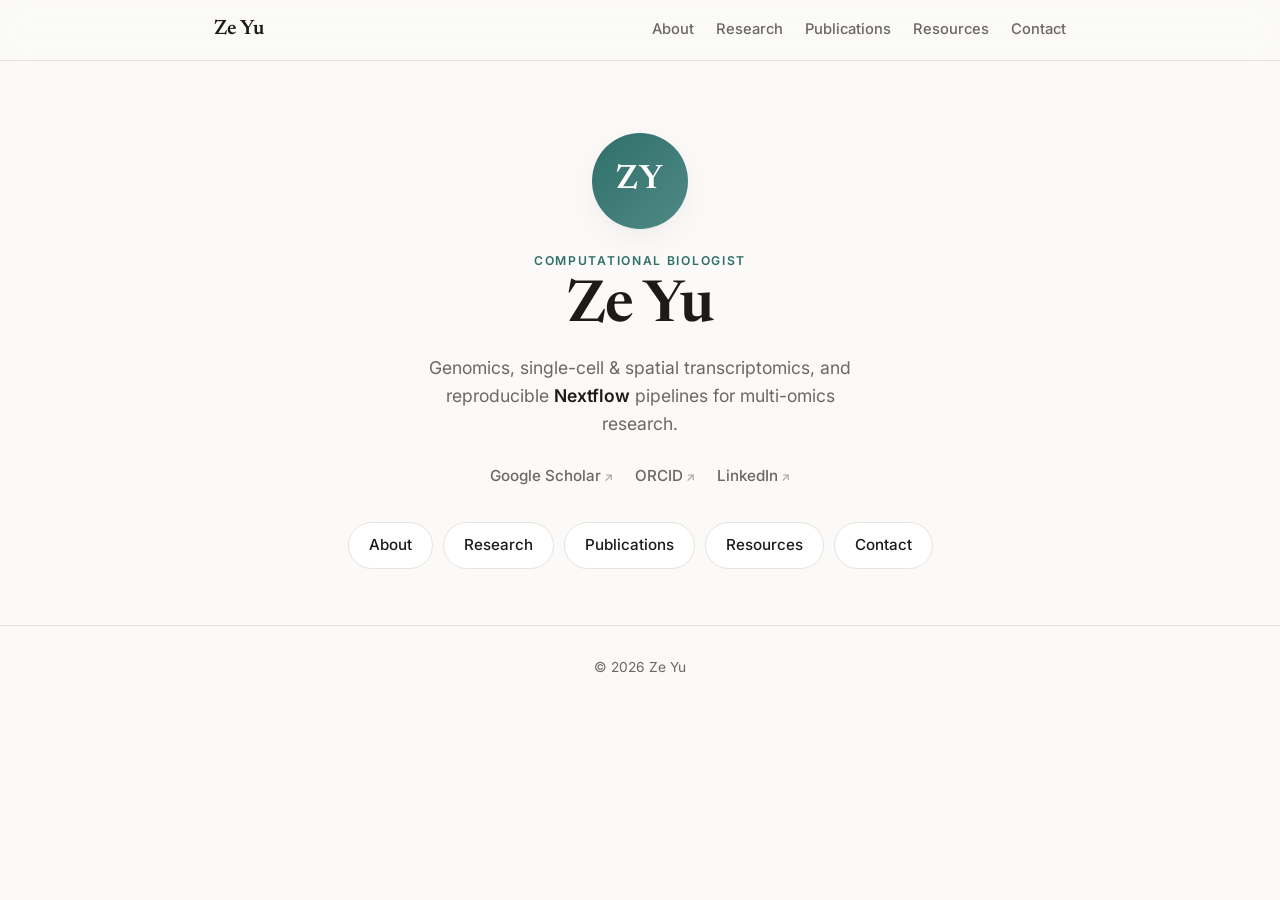
<file: index.html>
<!DOCTYPE html>
<html lang="en">
<head>
  <meta charset="UTF-8" />
  <meta name="viewport" content="width=device-width, initial-scale=1.0" />
  <title>Ze Yu — Computational Biologist</title>
  <meta name="description" content="Ze Yu — Computational Biologist. Genomics, single-cell & spatial transcriptomics, and reproducible Nextflow pipelines." />
  <meta property="og:title" content="Ze Yu — Computational Biologist" />
  <meta property="og:description" content="Genomics, single-cell & spatial transcriptomics, and reproducible Nextflow pipelines." />
  <meta property="og:type" content="website" />
  <link rel="preconnect" href="https://fonts.googleapis.com" />
  <link rel="preconnect" href="https://fonts.gstatic.com" crossorigin />
  <link href="https://fonts.googleapis.com/css2?family=Newsreader:opsz,wght@6..72,400;6..72,500;6..72,600&family=Inter:wght@400;500;600&display=swap" rel="stylesheet" />
  <link rel="stylesheet" href="styles.css" />
  <link rel="icon" href="data:image/svg+xml,%3Csvg xmlns='http://www.w3.org/2000/svg' viewBox='0 0 100 100'%3E%3Ctext y='.9em' font-size='90'%3E%F0%9F%A7%AC%3C/text%3E%3C/svg%3E" />
</head>
<body>
  <header class="site-header">
    <nav class="nav container">
      <a href="index.html" class="brand">Ze&nbsp;Yu</a>
      <div class="nav-links">
        <a href="about.html">About</a>
        <a href="research.html">Research</a>
        <a href="publications.html">Publications</a>
        <a href="resources.html">Resources</a>
        <a href="contact.html">Contact</a>
      </div>
    </nav>
  </header>

  <main id="top">
    <section class="hero container">
      <div class="avatar" aria-hidden="true">ZY</div>
      <p class="eyebrow">Computational Biologist</p>
      <h1>Ze Yu</h1>
      <p class="tagline">
        Genomics, single-cell &amp; spatial transcriptomics, and reproducible
        <strong>Nextflow</strong> pipelines for multi-omics research.
      </p>
      <div class="hero-links">
        <a href="https://scholar.google.com/citations?user=RxsNe5QAAAAJ&hl=en" target="_blank" rel="noopener">Google Scholar</a>
        <a href="https://orcid.org/0000-0002-0583-1351" target="_blank" rel="noopener">ORCID</a>
        <a href="https://www.linkedin.com/in/ze-yu-9024b215b" target="_blank" rel="noopener">LinkedIn</a>
      </div>
      <nav class="hero-tabs" aria-label="Sections">
        <a href="about.html">About</a>
        <a href="research.html">Research</a>
        <a href="publications.html">Publications</a>
        <a href="resources.html">Resources</a>
        <a href="contact.html">Contact</a>
      </nav>
    </section>
  </main>

  <footer class="site-footer">
    <div class="container">© <span id="year">2026</span> Ze Yu</div>
  </footer>

  <script src="script.js"></script>
</body>
</html>
</file>
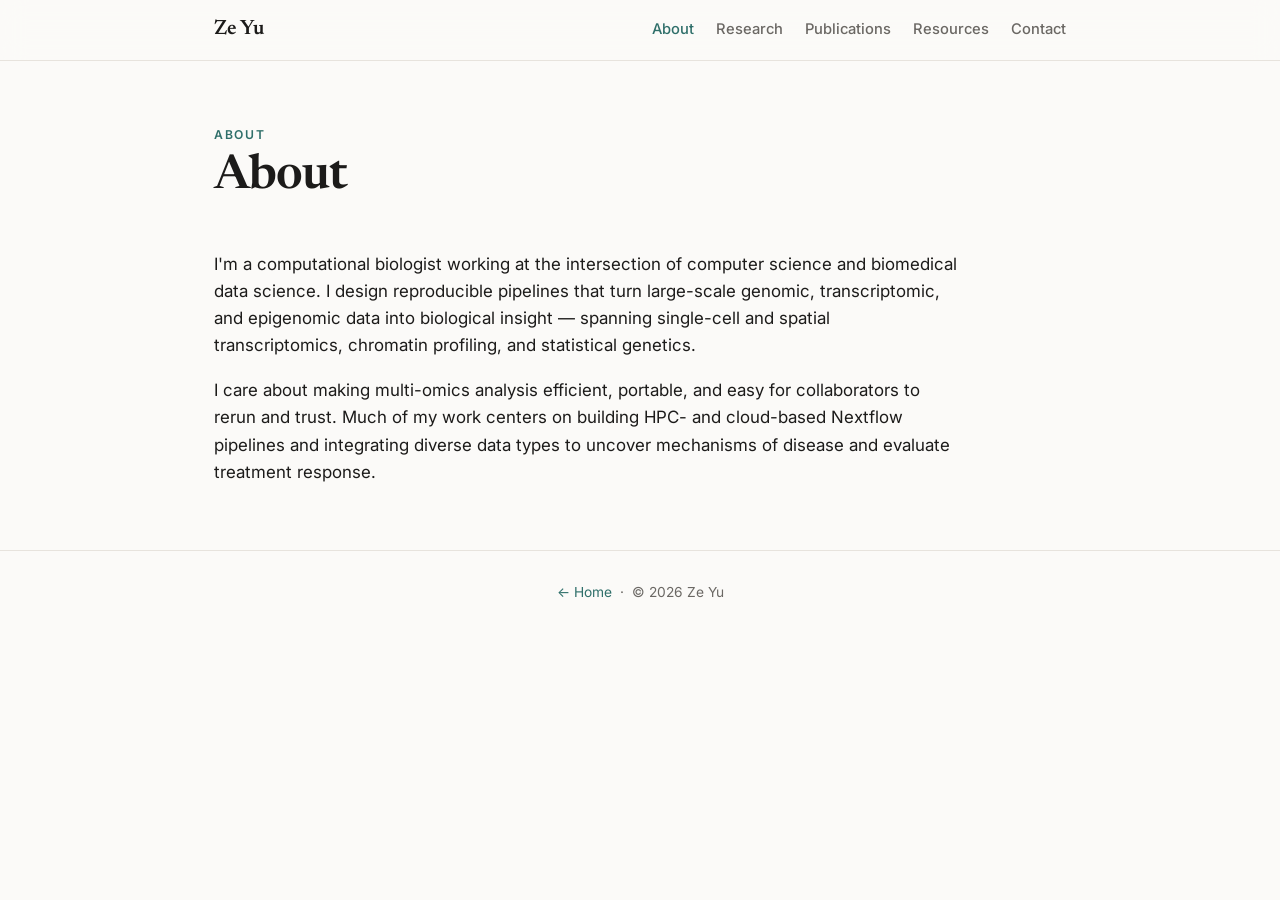
<file: about.html>
<!DOCTYPE html>
<html lang="en">
<head>
  <meta charset="UTF-8" />
  <meta name="viewport" content="width=device-width, initial-scale=1.0" />
  <title>About — Ze Yu</title>
  <meta name="description" content="About Ze Yu — computational biologist working in genomics and multi-omics." />
  <link rel="preconnect" href="https://fonts.googleapis.com" />
  <link rel="preconnect" href="https://fonts.gstatic.com" crossorigin />
  <link href="https://fonts.googleapis.com/css2?family=Newsreader:opsz,wght@6..72,400;6..72,500;6..72,600&family=Inter:wght@400;500;600&display=swap" rel="stylesheet" />
  <link rel="stylesheet" href="styles.css" />
  <link rel="icon" href="data:image/svg+xml,%3Csvg xmlns='http://www.w3.org/2000/svg' viewBox='0 0 100 100'%3E%3Ctext y='.9em' font-size='90'%3E%F0%9F%A7%AC%3C/text%3E%3C/svg%3E" />
</head>
<body>
  <header class="site-header">
    <nav class="nav container">
      <a href="index.html" class="brand">Ze&nbsp;Yu</a>
      <div class="nav-links">
        <a href="about.html" class="is-current" aria-current="page">About</a>
        <a href="research.html">Research</a>
        <a href="publications.html">Publications</a>
        <a href="resources.html">Resources</a>
        <a href="contact.html">Contact</a>
      </div>
    </nav>
  </header>

  <main id="top">
    <section class="container page-head">
      <p class="eyebrow">About</p>
      <h1>About</h1>
    </section>
    <section class="container page-body">
      <p class="prose">
        I'm a computational biologist working at the intersection of computer
        science and biomedical data science. I design reproducible pipelines
        that turn large-scale genomic, transcriptomic, and epigenomic data into
        biological insight — spanning single-cell and spatial transcriptomics,
        chromatin profiling, and statistical genetics.
      </p>
      <p class="prose">
        I care about making multi-omics analysis efficient, portable, and easy
        for collaborators to rerun and trust. Much of my work centers on
        building HPC- and cloud-based Nextflow pipelines and integrating diverse
        data types to uncover mechanisms of disease and evaluate treatment
        response.
      </p>
    </section>
  </main>

  <footer class="site-footer">
    <div class="container"><a href="index.html">← Home</a> &nbsp;·&nbsp; © <span id="year">2026</span> Ze Yu</div>
  </footer>

  <script src="script.js"></script>
</body>
</html>
</file>
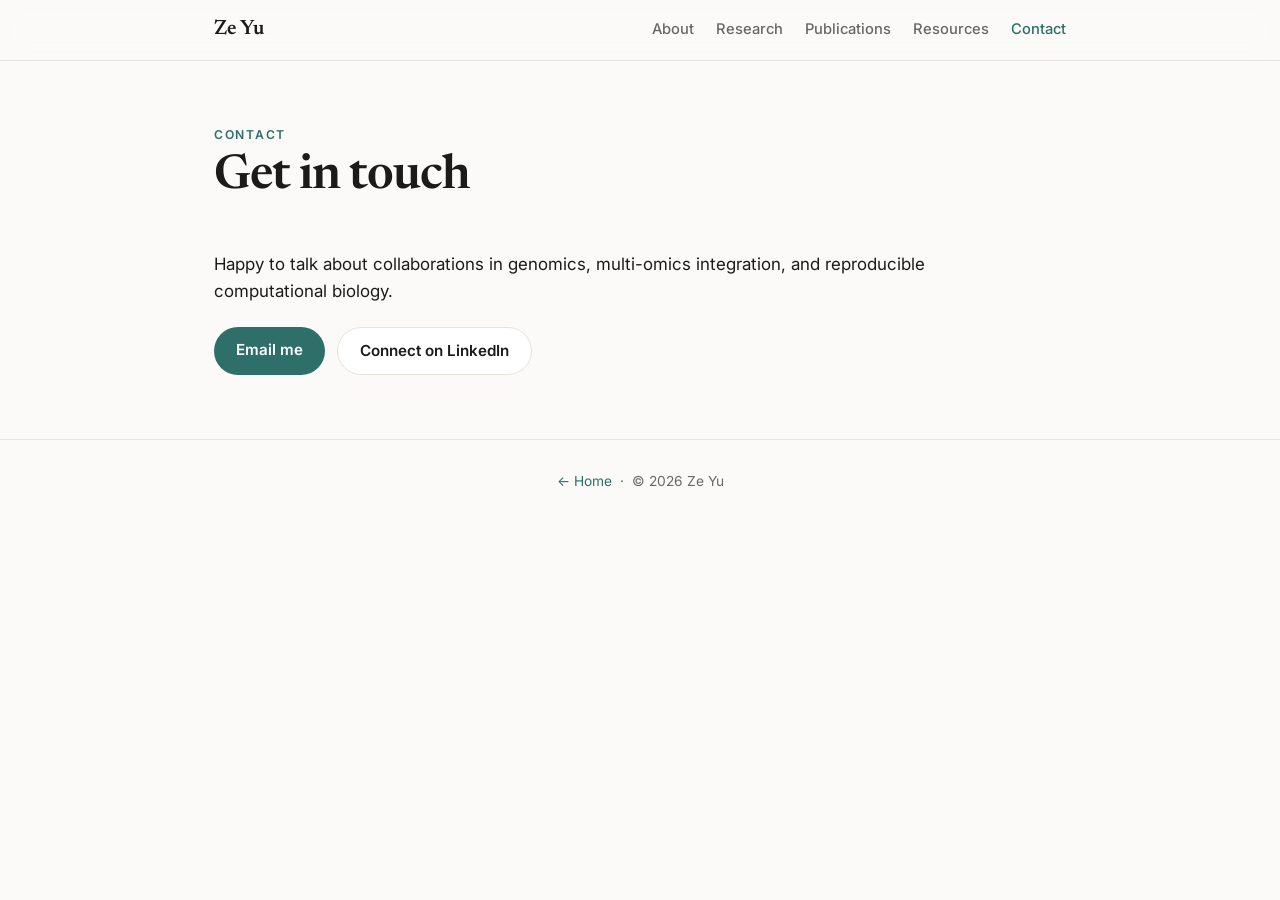
<file: contact.html>
<!DOCTYPE html>
<html lang="en">
<head>
  <meta charset="UTF-8" />
  <meta name="viewport" content="width=device-width, initial-scale=1.0" />
  <title>Contact — Ze Yu</title>
  <meta name="description" content="Get in touch with Ze Yu by email or LinkedIn." />
  <link rel="preconnect" href="https://fonts.googleapis.com" />
  <link rel="preconnect" href="https://fonts.gstatic.com" crossorigin />
  <link href="https://fonts.googleapis.com/css2?family=Newsreader:opsz,wght@6..72,400;6..72,500;6..72,600&family=Inter:wght@400;500;600&display=swap" rel="stylesheet" />
  <link rel="stylesheet" href="styles.css" />
  <link rel="icon" href="data:image/svg+xml,%3Csvg xmlns='http://www.w3.org/2000/svg' viewBox='0 0 100 100'%3E%3Ctext y='.9em' font-size='90'%3E%F0%9F%A7%AC%3C/text%3E%3C/svg%3E" />
</head>
<body>
  <header class="site-header">
    <nav class="nav container">
      <a href="index.html" class="brand">Ze&nbsp;Yu</a>
      <div class="nav-links">
        <a href="about.html">About</a>
        <a href="research.html">Research</a>
        <a href="publications.html">Publications</a>
        <a href="resources.html">Resources</a>
        <a href="contact.html" class="is-current" aria-current="page">Contact</a>
      </div>
    </nav>
  </header>

  <main id="top">
    <section class="container page-head">
      <p class="eyebrow">Contact</p>
      <h1>Get in touch</h1>
    </section>
    <section class="container page-body">
      <p class="prose">
        Happy to talk about collaborations in genomics, multi-omics integration,
        and reproducible computational biology.
      </p>
      <div class="contact-links">
        <a class="btn btn-primary" href="mailto:ze.yu@utsouthwestern.edu">Email me</a>
        <a class="btn btn-ghost" href="https://www.linkedin.com/in/ze-yu-9024b215b" target="_blank" rel="noopener">Connect on LinkedIn</a>
      </div>
    </section>
  </main>

  <footer class="site-footer">
    <div class="container"><a href="index.html">← Home</a> &nbsp;·&nbsp; © <span id="year">2026</span> Ze Yu</div>
  </footer>

  <script src="script.js"></script>
</body>
</html>
</file>
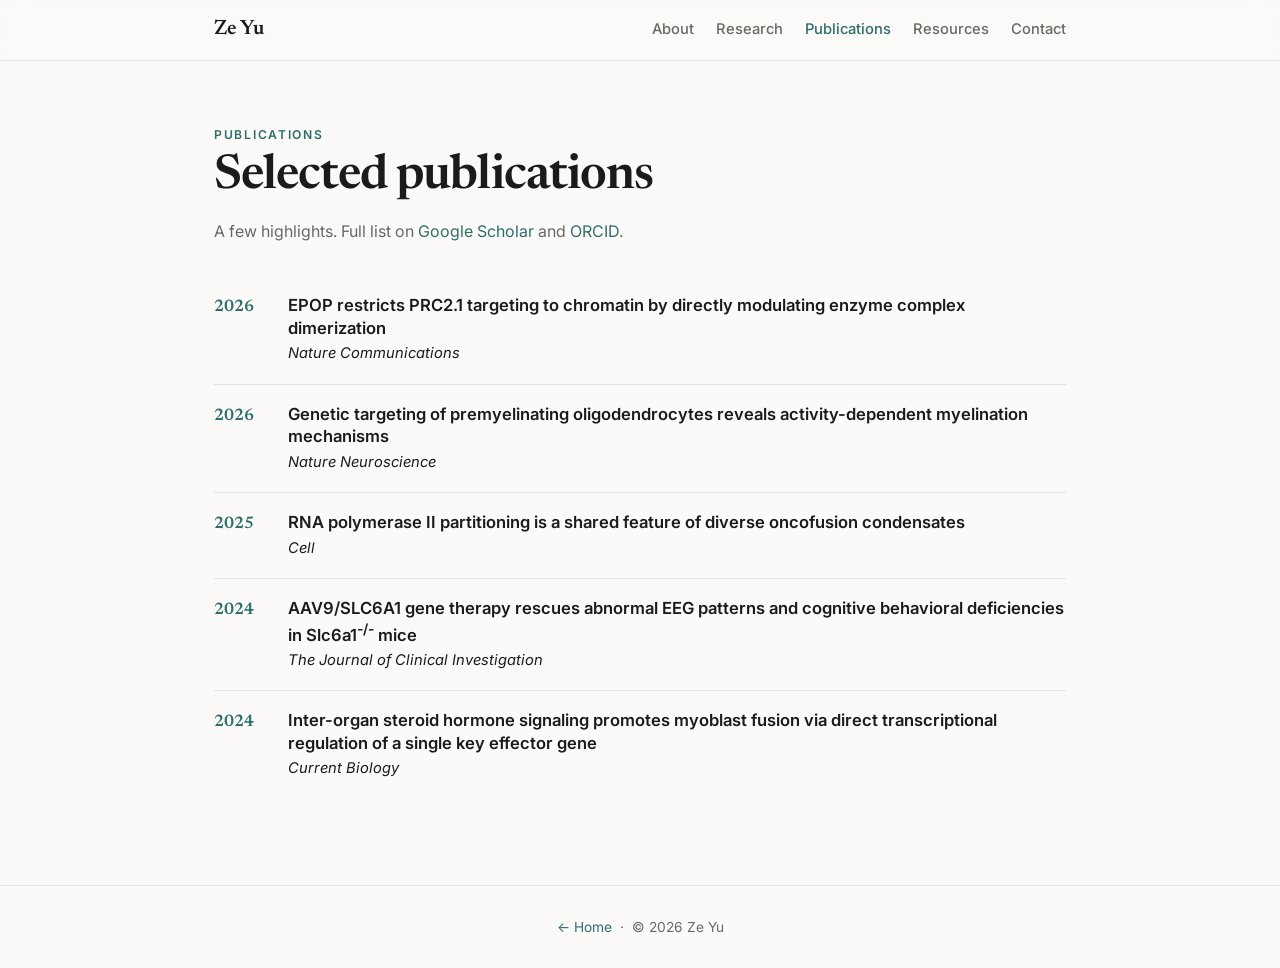
<file: publications.html>
<!DOCTYPE html>
<html lang="en">
<head>
  <meta charset="UTF-8" />
  <meta name="viewport" content="width=device-width, initial-scale=1.0" />
  <title>Publications — Ze Yu</title>
  <meta name="description" content="Selected publications by Ze Yu, with links to the full list on Google Scholar and ORCID." />
  <link rel="preconnect" href="https://fonts.googleapis.com" />
  <link rel="preconnect" href="https://fonts.gstatic.com" crossorigin />
  <link href="https://fonts.googleapis.com/css2?family=Newsreader:opsz,wght@6..72,400;6..72,500;6..72,600&family=Inter:wght@400;500;600&display=swap" rel="stylesheet" />
  <link rel="stylesheet" href="styles.css" />
  <link rel="icon" href="data:image/svg+xml,%3Csvg xmlns='http://www.w3.org/2000/svg' viewBox='0 0 100 100'%3E%3Ctext y='.9em' font-size='90'%3E%F0%9F%A7%AC%3C/text%3E%3C/svg%3E" />
</head>
<body>
  <header class="site-header">
    <nav class="nav container">
      <a href="index.html" class="brand">Ze&nbsp;Yu</a>
      <div class="nav-links">
        <a href="about.html">About</a>
        <a href="research.html">Research</a>
        <a href="publications.html" class="is-current" aria-current="page">Publications</a>
        <a href="resources.html">Resources</a>
        <a href="contact.html">Contact</a>
      </div>
    </nav>
  </header>

  <main id="top">
    <section class="container page-head">
      <p class="eyebrow">Publications</p>
      <h1>Selected publications</h1>
      <p class="prose muted">
        A few highlights. Full list on
        <a href="https://scholar.google.com/citations?user=RxsNe5QAAAAJ&hl=en" target="_blank" rel="noopener">Google Scholar</a>
        and <a href="https://orcid.org/0000-0002-0583-1351" target="_blank" rel="noopener">ORCID</a>.
      </p>
    </section>
    <section class="container page-body">
      <ul class="pub-list">
        <li class="pub">
          <span class="pub-year">2026</span>
          <div>
            <p class="pub-title">EPOP restricts PRC2.1 targeting to chromatin by directly modulating enzyme complex dimerization</p>
            <p class="pub-venue"><em>Nature Communications</em></p>
          </div>
        </li>
        <li class="pub">
          <span class="pub-year">2026</span>
          <div>
            <p class="pub-title">Genetic targeting of premyelinating oligodendrocytes reveals activity-dependent myelination mechanisms</p>
            <p class="pub-venue"><em>Nature Neuroscience</em></p>
          </div>
        </li>
        <li class="pub">
          <span class="pub-year">2025</span>
          <div>
            <p class="pub-title">RNA polymerase II partitioning is a shared feature of diverse oncofusion condensates</p>
            <p class="pub-venue"><em>Cell</em></p>
          </div>
        </li>
        <li class="pub">
          <span class="pub-year">2024</span>
          <div>
            <p class="pub-title">AAV9/SLC6A1 gene therapy rescues abnormal EEG patterns and cognitive behavioral deficiencies in Slc6a1<sup>-/-</sup> mice</p>
            <p class="pub-venue"><em>The Journal of Clinical Investigation</em></p>
          </div>
        </li>
        <li class="pub">
          <span class="pub-year">2024</span>
          <div>
            <p class="pub-title">Inter-organ steroid hormone signaling promotes myoblast fusion via direct transcriptional regulation of a single key effector gene</p>
            <p class="pub-venue"><em>Current Biology</em></p>
          </div>
        </li>
      </ul>
    </section>
  </main>

  <footer class="site-footer">
    <div class="container"><a href="index.html">← Home</a> &nbsp;·&nbsp; © <span id="year">2026</span> Ze Yu</div>
  </footer>

  <script src="script.js"></script>
</body>
</html>
</file>
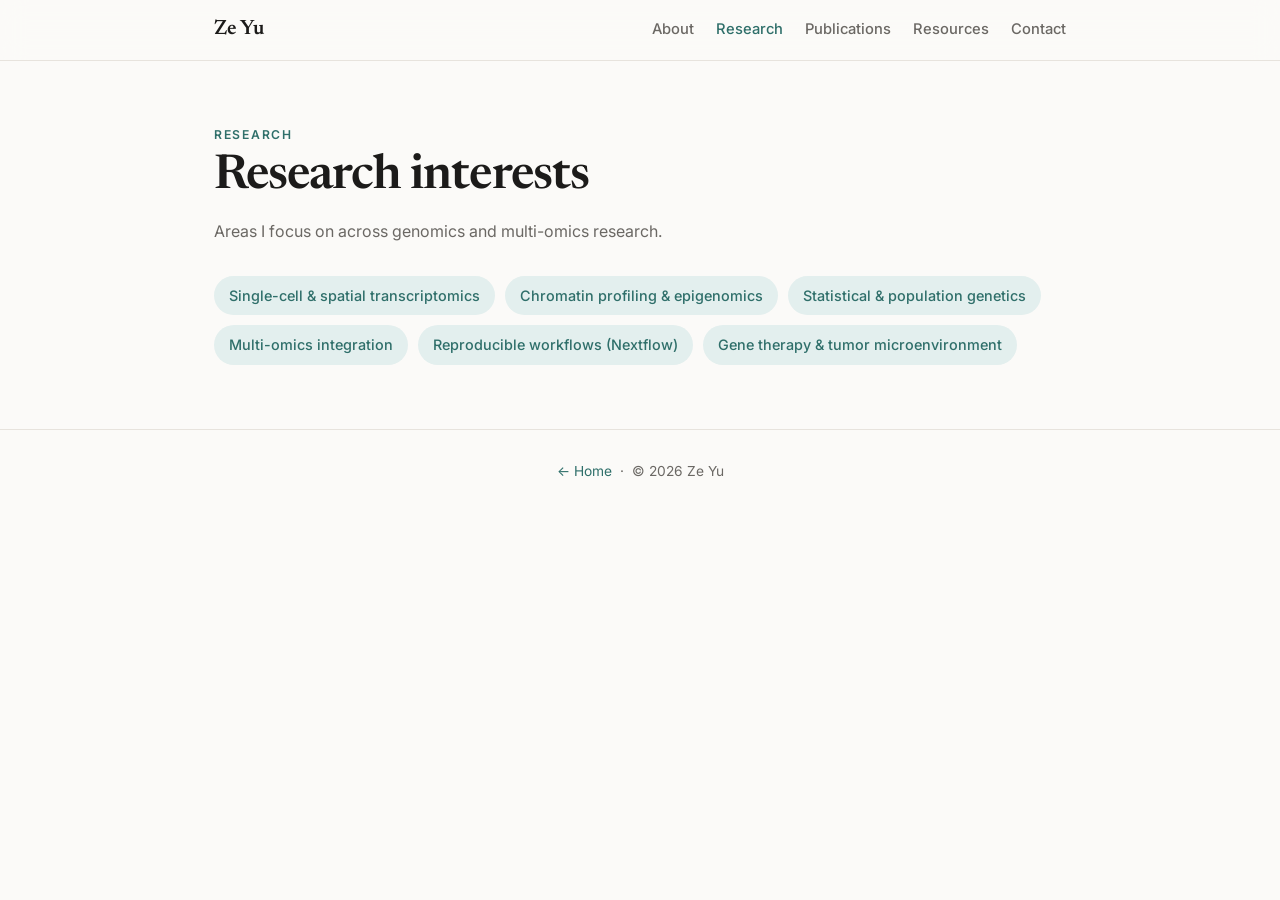
<file: research.html>
<!DOCTYPE html>
<html lang="en">
<head>
  <meta charset="UTF-8" />
  <meta name="viewport" content="width=device-width, initial-scale=1.0" />
  <title>Research — Ze Yu</title>
  <meta name="description" content="Research interests of Ze Yu — single-cell & spatial transcriptomics, epigenomics, and statistical genetics." />
  <link rel="preconnect" href="https://fonts.googleapis.com" />
  <link rel="preconnect" href="https://fonts.gstatic.com" crossorigin />
  <link href="https://fonts.googleapis.com/css2?family=Newsreader:opsz,wght@6..72,400;6..72,500;6..72,600&family=Inter:wght@400;500;600&display=swap" rel="stylesheet" />
  <link rel="stylesheet" href="styles.css" />
  <link rel="icon" href="data:image/svg+xml,%3Csvg xmlns='http://www.w3.org/2000/svg' viewBox='0 0 100 100'%3E%3Ctext y='.9em' font-size='90'%3E%F0%9F%A7%AC%3C/text%3E%3C/svg%3E" />
</head>
<body>
  <header class="site-header">
    <nav class="nav container">
      <a href="index.html" class="brand">Ze&nbsp;Yu</a>
      <div class="nav-links">
        <a href="about.html">About</a>
        <a href="research.html" class="is-current" aria-current="page">Research</a>
        <a href="publications.html">Publications</a>
        <a href="resources.html">Resources</a>
        <a href="contact.html">Contact</a>
      </div>
    </nav>
  </header>

  <main id="top">
    <section class="container page-head">
      <p class="eyebrow">Research</p>
      <h1>Research interests</h1>
      <p class="prose muted">Areas I focus on across genomics and multi-omics research.</p>
    </section>
    <section class="container page-body">
      <ul class="tags">
        <li>Single-cell &amp; spatial transcriptomics</li>
        <li>Chromatin profiling &amp; epigenomics</li>
        <li>Statistical &amp; population genetics</li>
        <li>Multi-omics integration</li>
        <li>Reproducible workflows (Nextflow)</li>
        <li>Gene therapy &amp; tumor microenvironment</li>
      </ul>
    </section>
  </main>

  <footer class="site-footer">
    <div class="container"><a href="index.html">← Home</a> &nbsp;·&nbsp; © <span id="year">2026</span> Ze Yu</div>
  </footer>

  <script src="script.js"></script>
</body>
</html>
</file>
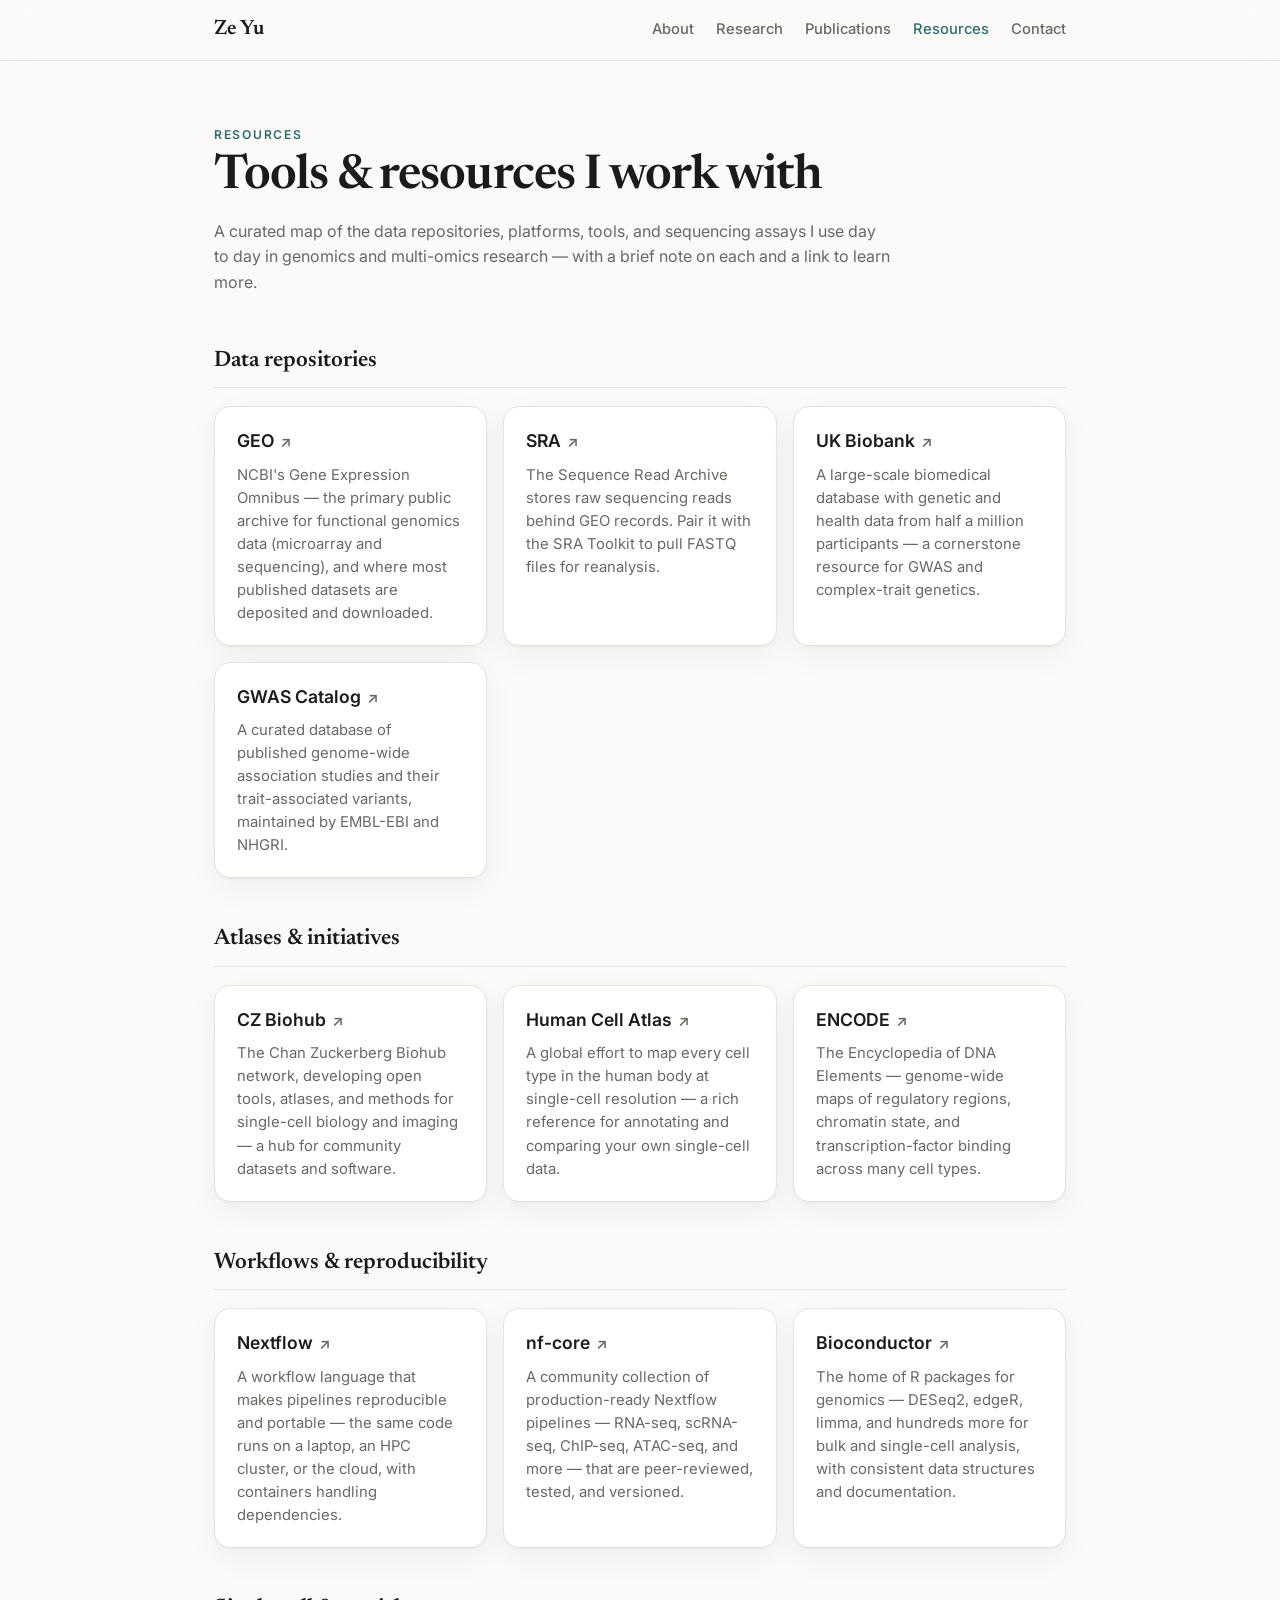
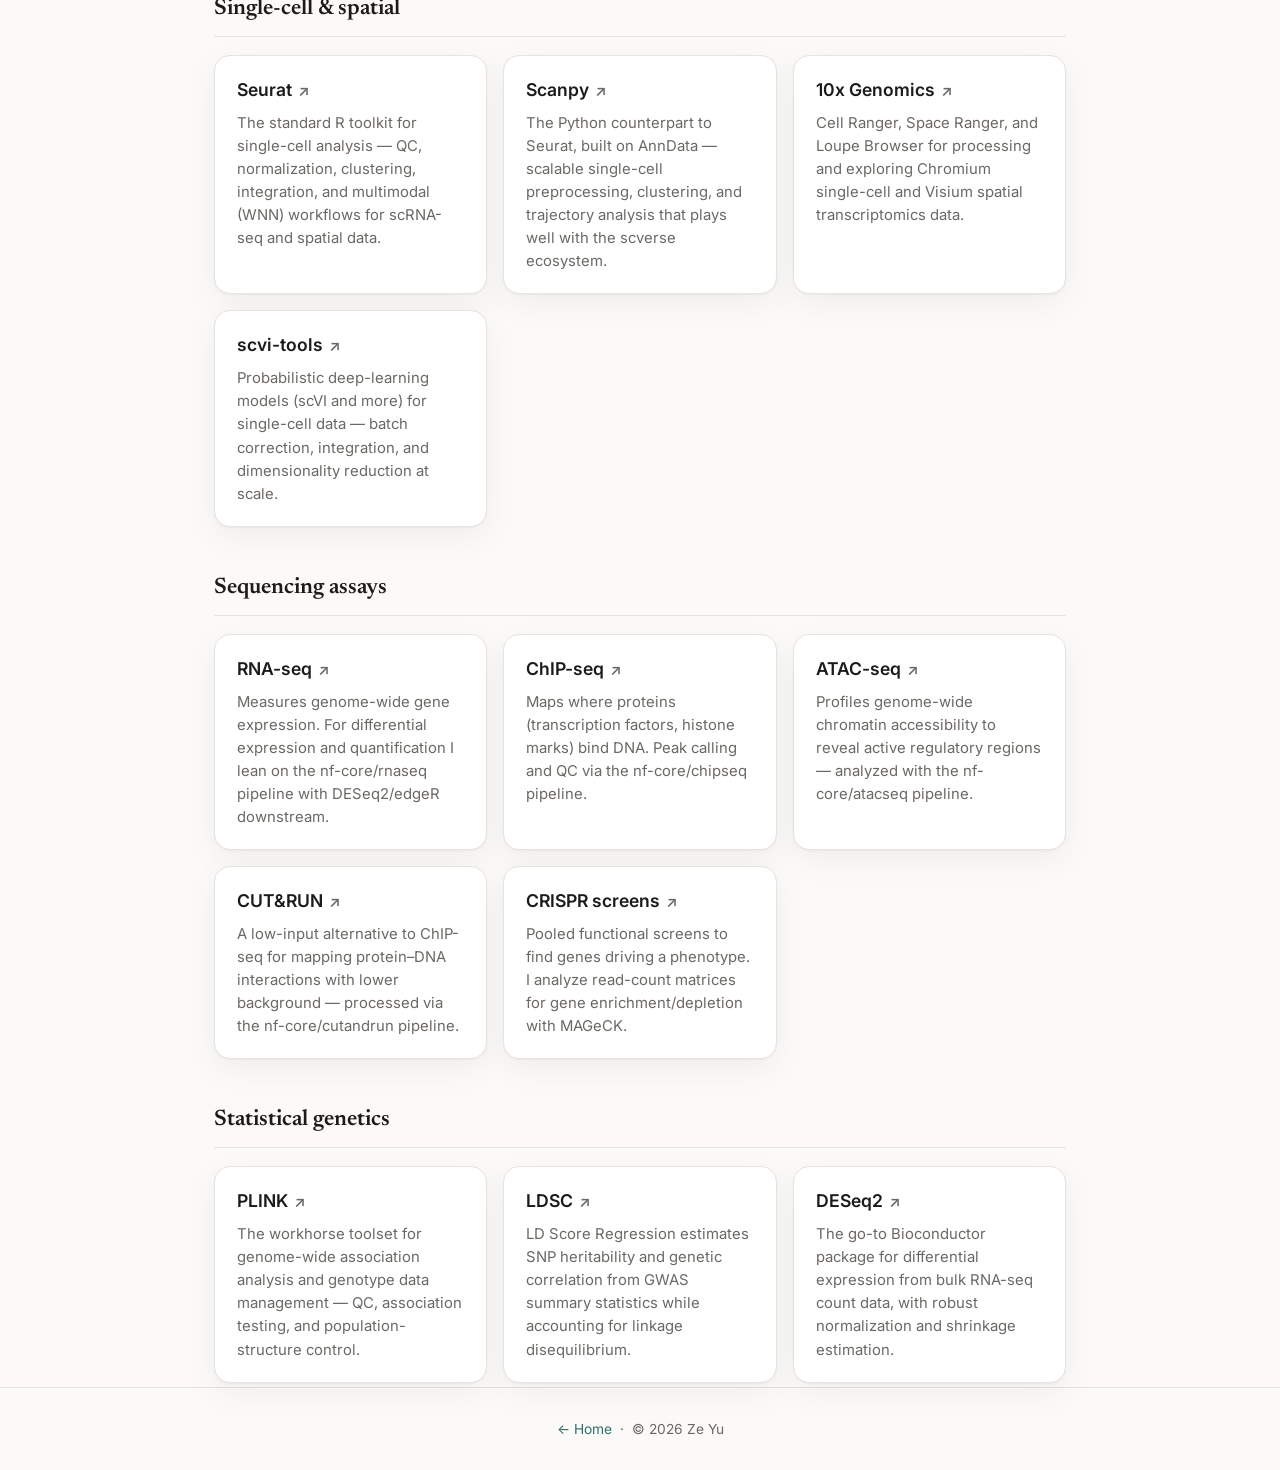
<file: resources.html>
<!DOCTYPE html>
<html lang="en">
<head>
  <meta charset="UTF-8" />
  <meta name="viewport" content="width=device-width, initial-scale=1.0" />
  <title>Resources — Ze Yu</title>
  <meta name="description" content="Curated genomics resources Ze Yu works with — data repositories, atlases, workflows, single-cell tools, sequencing assays, and statistical genetics." />
  <link rel="preconnect" href="https://fonts.googleapis.com" />
  <link rel="preconnect" href="https://fonts.gstatic.com" crossorigin />
  <link href="https://fonts.googleapis.com/css2?family=Newsreader:opsz,wght@6..72,400;6..72,500;6..72,600&family=Inter:wght@400;500;600&display=swap" rel="stylesheet" />
  <link rel="stylesheet" href="styles.css" />
  <link rel="icon" href="data:image/svg+xml,%3Csvg xmlns='http://www.w3.org/2000/svg' viewBox='0 0 100 100'%3E%3Ctext y='.9em' font-size='90'%3E%F0%9F%A7%AC%3C/text%3E%3C/svg%3E" />
</head>
<body>
  <header class="site-header">
    <nav class="nav container">
      <a href="index.html" class="brand">Ze&nbsp;Yu</a>
      <div class="nav-links">
        <a href="about.html">About</a>
        <a href="research.html">Research</a>
        <a href="publications.html">Publications</a>
        <a href="resources.html" class="is-current" aria-current="page">Resources</a>
        <a href="contact.html">Contact</a>
      </div>
    </nav>
  </header>

  <main id="top">
    <section class="container page-head">
      <p class="eyebrow">Resources</p>
      <h1>Tools &amp; resources I work with</h1>
      <p class="prose muted">
        A curated map of the data repositories, platforms, tools, and sequencing
        assays I use day to day in genomics and multi-omics research — with a
        brief note on each and a link to learn more.
      </p>
    </section>

    <!-- DATA REPOSITORIES -->
    <section class="container res-cat">
      <h2 class="cat-title">Data repositories</h2>
      <div class="resource-grid">
        <a class="resource" href="https://www.ncbi.nlm.nih.gov/geo/" target="_blank" rel="noopener">
          <h3>GEO <span class="ext">↗</span></h3>
          <p>NCBI's Gene Expression Omnibus — the primary public archive for functional genomics data (microarray and sequencing), and where most published datasets are deposited and downloaded.</p>
        </a>
        <a class="resource" href="https://www.ncbi.nlm.nih.gov/sra" target="_blank" rel="noopener">
          <h3>SRA <span class="ext">↗</span></h3>
          <p>The Sequence Read Archive stores raw sequencing reads behind GEO records. Pair it with the SRA Toolkit to pull FASTQ files for reanalysis.</p>
        </a>
        <a class="resource" href="https://www.ukbiobank.ac.uk/" target="_blank" rel="noopener">
          <h3>UK Biobank <span class="ext">↗</span></h3>
          <p>A large-scale biomedical database with genetic and health data from half a million participants — a cornerstone resource for GWAS and complex-trait genetics.</p>
        </a>
        <a class="resource" href="https://www.ebi.ac.uk/gwas/" target="_blank" rel="noopener">
          <h3>GWAS Catalog <span class="ext">↗</span></h3>
          <p>A curated database of published genome-wide association studies and their trait-associated variants, maintained by EMBL-EBI and NHGRI.</p>
        </a>
      </div>
    </section>

    <!-- ATLASES & INITIATIVES -->
    <section class="container res-cat">
      <h2 class="cat-title">Atlases &amp; initiatives</h2>
      <div class="resource-grid">
        <a class="resource" href="https://www.czbiohub.org/" target="_blank" rel="noopener">
          <h3>CZ Biohub <span class="ext">↗</span></h3>
          <p>The Chan Zuckerberg Biohub network, developing open tools, atlases, and methods for single-cell biology and imaging — a hub for community datasets and software.</p>
        </a>
        <a class="resource" href="https://www.humancellatlas.org/" target="_blank" rel="noopener">
          <h3>Human Cell Atlas <span class="ext">↗</span></h3>
          <p>A global effort to map every cell type in the human body at single-cell resolution — a rich reference for annotating and comparing your own single-cell data.</p>
        </a>
        <a class="resource" href="https://www.encodeproject.org/" target="_blank" rel="noopener">
          <h3>ENCODE <span class="ext">↗</span></h3>
          <p>The Encyclopedia of DNA Elements — genome-wide maps of regulatory regions, chromatin state, and transcription-factor binding across many cell types.</p>
        </a>
      </div>
    </section>

    <!-- WORKFLOWS -->
    <section class="container res-cat">
      <h2 class="cat-title">Workflows &amp; reproducibility</h2>
      <div class="resource-grid">
        <a class="resource" href="https://www.nextflow.io/" target="_blank" rel="noopener">
          <h3>Nextflow <span class="ext">↗</span></h3>
          <p>A workflow language that makes pipelines reproducible and portable — the same code runs on a laptop, an HPC cluster, or the cloud, with containers handling dependencies.</p>
        </a>
        <a class="resource" href="https://nf-co.re/" target="_blank" rel="noopener">
          <h3>nf-core <span class="ext">↗</span></h3>
          <p>A community collection of production-ready Nextflow pipelines — RNA-seq, scRNA-seq, ChIP-seq, ATAC-seq, and more — that are peer-reviewed, tested, and versioned.</p>
        </a>
        <a class="resource" href="https://bioconductor.org/" target="_blank" rel="noopener">
          <h3>Bioconductor <span class="ext">↗</span></h3>
          <p>The home of R packages for genomics — DESeq2, edgeR, limma, and hundreds more for bulk and single-cell analysis, with consistent data structures and documentation.</p>
        </a>
      </div>
    </section>

    <!-- SINGLE-CELL & SPATIAL -->
    <section class="container res-cat">
      <h2 class="cat-title">Single-cell &amp; spatial</h2>
      <div class="resource-grid">
        <a class="resource" href="https://satijalab.org/seurat/" target="_blank" rel="noopener">
          <h3>Seurat <span class="ext">↗</span></h3>
          <p>The standard R toolkit for single-cell analysis — QC, normalization, clustering, integration, and multimodal (WNN) workflows for scRNA-seq and spatial data.</p>
        </a>
        <a class="resource" href="https://scanpy.readthedocs.io/" target="_blank" rel="noopener">
          <h3>Scanpy <span class="ext">↗</span></h3>
          <p>The Python counterpart to Seurat, built on AnnData — scalable single-cell preprocessing, clustering, and trajectory analysis that plays well with the scverse ecosystem.</p>
        </a>
        <a class="resource" href="https://www.10xgenomics.com/support" target="_blank" rel="noopener">
          <h3>10x Genomics <span class="ext">↗</span></h3>
          <p>Cell Ranger, Space Ranger, and Loupe Browser for processing and exploring Chromium single-cell and Visium spatial transcriptomics data.</p>
        </a>
        <a class="resource" href="https://scvi-tools.org/" target="_blank" rel="noopener">
          <h3>scvi-tools <span class="ext">↗</span></h3>
          <p>Probabilistic deep-learning models (scVI and more) for single-cell data — batch correction, integration, and dimensionality reduction at scale.</p>
        </a>
      </div>
    </section>

    <!-- SEQUENCING ASSAYS -->
    <section class="container res-cat">
      <h2 class="cat-title">Sequencing assays</h2>
      <div class="resource-grid">
        <a class="resource" href="https://nf-co.re/rnaseq" target="_blank" rel="noopener">
          <h3>RNA-seq <span class="ext">↗</span></h3>
          <p>Measures genome-wide gene expression. For differential expression and quantification I lean on the nf-core/rnaseq pipeline with DESeq2/edgeR downstream.</p>
        </a>
        <a class="resource" href="https://nf-co.re/chipseq" target="_blank" rel="noopener">
          <h3>ChIP-seq <span class="ext">↗</span></h3>
          <p>Maps where proteins (transcription factors, histone marks) bind DNA. Peak calling and QC via the nf-core/chipseq pipeline.</p>
        </a>
        <a class="resource" href="https://nf-co.re/atacseq" target="_blank" rel="noopener">
          <h3>ATAC-seq <span class="ext">↗</span></h3>
          <p>Profiles genome-wide chromatin accessibility to reveal active regulatory regions — analyzed with the nf-core/atacseq pipeline.</p>
        </a>
        <a class="resource" href="https://nf-co.re/cutandrun" target="_blank" rel="noopener">
          <h3>CUT&amp;RUN <span class="ext">↗</span></h3>
          <p>A low-input alternative to ChIP-seq for mapping protein–DNA interactions with lower background — processed via the nf-core/cutandrun pipeline.</p>
        </a>
        <a class="resource" href="https://sourceforge.net/p/mageck/wiki/Home/" target="_blank" rel="noopener">
          <h3>CRISPR screens <span class="ext">↗</span></h3>
          <p>Pooled functional screens to find genes driving a phenotype. I analyze read-count matrices for gene enrichment/depletion with MAGeCK.</p>
        </a>
      </div>
    </section>

    <!-- STATISTICAL GENETICS -->
    <section class="container res-cat">
      <h2 class="cat-title">Statistical genetics</h2>
      <div class="resource-grid">
        <a class="resource" href="https://www.cog-genomics.org/plink/" target="_blank" rel="noopener">
          <h3>PLINK <span class="ext">↗</span></h3>
          <p>The workhorse toolset for genome-wide association analysis and genotype data management — QC, association testing, and population-structure control.</p>
        </a>
        <a class="resource" href="https://github.com/bulik/ldsc" target="_blank" rel="noopener">
          <h3>LDSC <span class="ext">↗</span></h3>
          <p>LD Score Regression estimates SNP heritability and genetic correlation from GWAS summary statistics while accounting for linkage disequilibrium.</p>
        </a>
        <a class="resource" href="https://bioconductor.org/packages/DESeq2/" target="_blank" rel="noopener">
          <h3>DESeq2 <span class="ext">↗</span></h3>
          <p>The go-to Bioconductor package for differential expression from bulk RNA-seq count data, with robust normalization and shrinkage estimation.</p>
        </a>
      </div>
    </section>
  </main>

  <footer class="site-footer">
    <div class="container">
      <a href="index.html">← Home</a> &nbsp;·&nbsp; © <span id="year">2026</span> Ze Yu
    </div>
  </footer>

  <script src="script.js"></script>
</body>
</html>
</file>
<file: styles.css>
:root {
  --bg: #fbfaf8;
  --surface: #ffffff;
  --code-bg: #f4f1ec;
  --text: #1c1b1a;
  --muted: #6b6864;
  --border: #e7e3dd;
  --accent: #2f6f6a;
  --accent-soft: #e3efee;
  --shadow: 0 1px 2px rgba(0,0,0,.04), 0 10px 32px rgba(0,0,0,.05);
  --serif: "Newsreader", Georgia, serif;
  --sans: "Inter", system-ui, -apple-system, sans-serif;
  --mono: "JetBrains Mono", ui-monospace, SFMono-Regular, Menlo, monospace;
  --maxw: 900px;
}

@media (prefers-color-scheme: dark) {
  :root {
    --bg: #14161a;
    --surface: #1c1f25;
    --code-bg: #10131a;
    --text: #e9e7e3;
    --muted: #9a9791;
    --border: #2c3038;
    --accent: #6bc0b7;
    --accent-soft: #1e2c2b;
    --shadow: 0 1px 2px rgba(0,0,0,.3), 0 12px 36px rgba(0,0,0,.4);
  }
}

* { box-sizing: border-box; margin: 0; padding: 0; }
html { scroll-behavior: smooth; }

body {
  font-family: var(--sans);
  color: var(--text);
  background: var(--bg);
  line-height: 1.6;
  -webkit-font-smoothing: antialiased;
}

.container { width: 100%; max-width: var(--maxw); margin: 0 auto; padding: 0 24px; }
a { color: var(--accent); text-decoration: none; }
a:hover { text-decoration: underline; }

/* HEADER */
.site-header {
  position: sticky; top: 0; z-index: 50;
  background: color-mix(in srgb, var(--bg) 82%, transparent);
  backdrop-filter: saturate(180%) blur(12px);
  border-bottom: 1px solid var(--border);
}
.nav { display: flex; align-items: center; gap: 20px; height: 60px; }
.brand { font-family: var(--serif); font-size: 1.3rem; font-weight: 600; color: var(--text); }
.brand:hover { text-decoration: none; color: var(--accent); }
.nav-links { display: flex; gap: 22px; margin-left: auto; overflow-x: auto; }
.nav-links a { color: var(--muted); font-size: .92rem; font-weight: 500; white-space: nowrap; }
.nav-links a:hover { color: var(--text); text-decoration: none; }

/* HERO */
.hero { text-align: center; padding: 72px 24px 56px; }
.avatar {
  width: 96px; height: 96px; margin: 0 auto 22px; border-radius: 50%;
  background: linear-gradient(135deg, var(--accent), color-mix(in srgb, var(--accent) 55%, #7aa));
  color: #fff; display: grid; place-items: center;
  font-family: var(--serif); font-size: 2.1rem; font-weight: 600; letter-spacing: .02em;
  box-shadow: var(--shadow);
}
.eyebrow {
  text-transform: uppercase; letter-spacing: .14em; font-size: .76rem;
  font-weight: 600; color: var(--accent); margin-bottom: 8px;
}
.hero h1 { font-family: var(--serif); font-size: clamp(2.6rem, 6vw, 3.6rem); font-weight: 600; line-height: 1.03; letter-spacing: -.02em; }
.tagline { color: var(--muted); font-size: 1.1rem; margin: 16px auto 26px; max-width: 40ch; }
.tagline strong { color: var(--text); font-weight: 600; }
.hero-links { display: flex; flex-wrap: wrap; gap: 8px 22px; justify-content: center; }
.hero-links a { font-size: .95rem; font-weight: 500; color: var(--muted); }
.hero-links a::after { content: "↗"; font-size: .78em; margin-left: 3px; opacity: .6; }
.hero-links a:hover { color: var(--accent); text-decoration: none; }

/* HOME SECTION TABS */
.hero-tabs { display: flex; flex-wrap: wrap; gap: 10px; justify-content: center; margin-top: 34px; }
.hero-tabs a {
  padding: 10px 20px; border-radius: 999px; font-size: .95rem; font-weight: 500;
  border: 1px solid var(--border); background: var(--surface); color: var(--text);
  transition: transform .15s ease, border-color .2s, background .2s;
}
.hero-tabs a:hover {
  text-decoration: none; transform: translateY(-2px);
  border-color: var(--accent); background: color-mix(in srgb, var(--accent) 8%, var(--surface));
}

/* INNER PAGE BODY */
.page-body { padding: 24px 24px 64px; }
.page-body .prose + .prose { margin-top: 18px; }

/* SECTIONS */
.section { padding: 52px 24px; border-top: 1px solid var(--border); }
.section-title { font-family: var(--serif); font-size: 1.9rem; font-weight: 600; margin-bottom: 24px; letter-spacing: -.01em; }
.section-lede { margin-bottom: 28px; }
.prose { font-size: 1.06rem; color: var(--text); max-width: 68ch; }
.prose.muted { color: var(--muted); font-size: 1rem; }
.prose em { color: var(--text); }

/* RESEARCH TAGS */
.tags { list-style: none; display: flex; flex-wrap: wrap; gap: 10px; }
.tags li {
  background: var(--accent-soft); color: var(--accent); border-radius: 999px;
  padding: 8px 15px; font-size: .9rem; font-weight: 500;
}

/* PUBLICATIONS */
.pub-list { list-style: none; display: flex; flex-direction: column; margin-bottom: 22px; }
.pub {
  display: grid; grid-template-columns: 58px 1fr; gap: 16px;
  padding: 18px 0; border-top: 1px solid var(--border); align-items: start;
}
.pub:first-child { border-top: none; }
.pub-year { font-family: var(--serif); font-size: 1.05rem; font-weight: 600; color: var(--accent); }
.pub-title { font-weight: 600; font-size: 1.04rem; line-height: 1.35; margin-bottom: 3px; }
.pub-venue { font-size: .92rem; color: var(--muted); }
.pub-venue em { color: var(--text); }

/* RESOURCES PAGE */
.page-head { padding: 64px 24px 8px; }
.page-head h1 { font-family: var(--serif); font-size: clamp(2.2rem, 5vw, 3rem); font-weight: 600; line-height: 1.05; letter-spacing: -.02em; margin: 8px 0 16px; }
.res-cat { padding: 40px 24px 4px; }
.cat-title {
  font-family: var(--serif); font-size: 1.4rem; font-weight: 600; margin-bottom: 18px;
  padding-bottom: 8px; border-bottom: 1px solid var(--border);
}
.resource-grid { display: grid; grid-template-columns: repeat(auto-fill, minmax(270px, 1fr)); gap: 16px; }
.resource {
  background: var(--surface); border: 1px solid var(--border); border-radius: 16px;
  padding: 20px 22px; box-shadow: var(--shadow); display: block;
  transition: transform .2s, border-color .2s;
}
.resource:hover { transform: translateY(-3px); border-color: var(--accent); text-decoration: none; }
.resource h3 { font-size: 1.1rem; font-weight: 600; color: var(--text); margin-bottom: 8px; }
.resource .ext { color: var(--muted); font-size: .85em; margin-left: 2px; }
.resource:hover .ext { color: var(--accent); }
.resource p { font-size: .93rem; color: var(--muted); line-height: 1.55; }
.nav-links a.is-current { color: var(--accent); }

/* CONTACT */
.contact-links { display: flex; flex-wrap: wrap; gap: 12px; margin-top: 22px; }
.btn { display: inline-block; padding: 11px 22px; border-radius: 999px; font-weight: 600; font-size: .95rem; transition: transform .15s ease, background .2s, border-color .2s; }
.btn:hover { text-decoration: none; transform: translateY(-2px); }
.btn-primary { background: var(--accent); color: #fff; }
.btn-primary:hover { background: color-mix(in srgb, var(--accent) 88%, #000); }
.btn-ghost { border: 1px solid var(--border); color: var(--text); background: var(--surface); }
.btn-ghost:hover { border-color: var(--accent); }

/* FOOTER */
.site-footer { padding: 30px 24px; border-top: 1px solid var(--border); text-align: center; color: var(--muted); font-size: .86rem; }

/* RESPONSIVE */
@media (max-width: 620px) {
  .nav-links { gap: 16px; }
  .pub { grid-template-columns: 1fr; gap: 3px; }
}

@media (prefers-reduced-motion: reduce) {
  * { scroll-behavior: auto !important; transition: none !important; }
}
</file>
